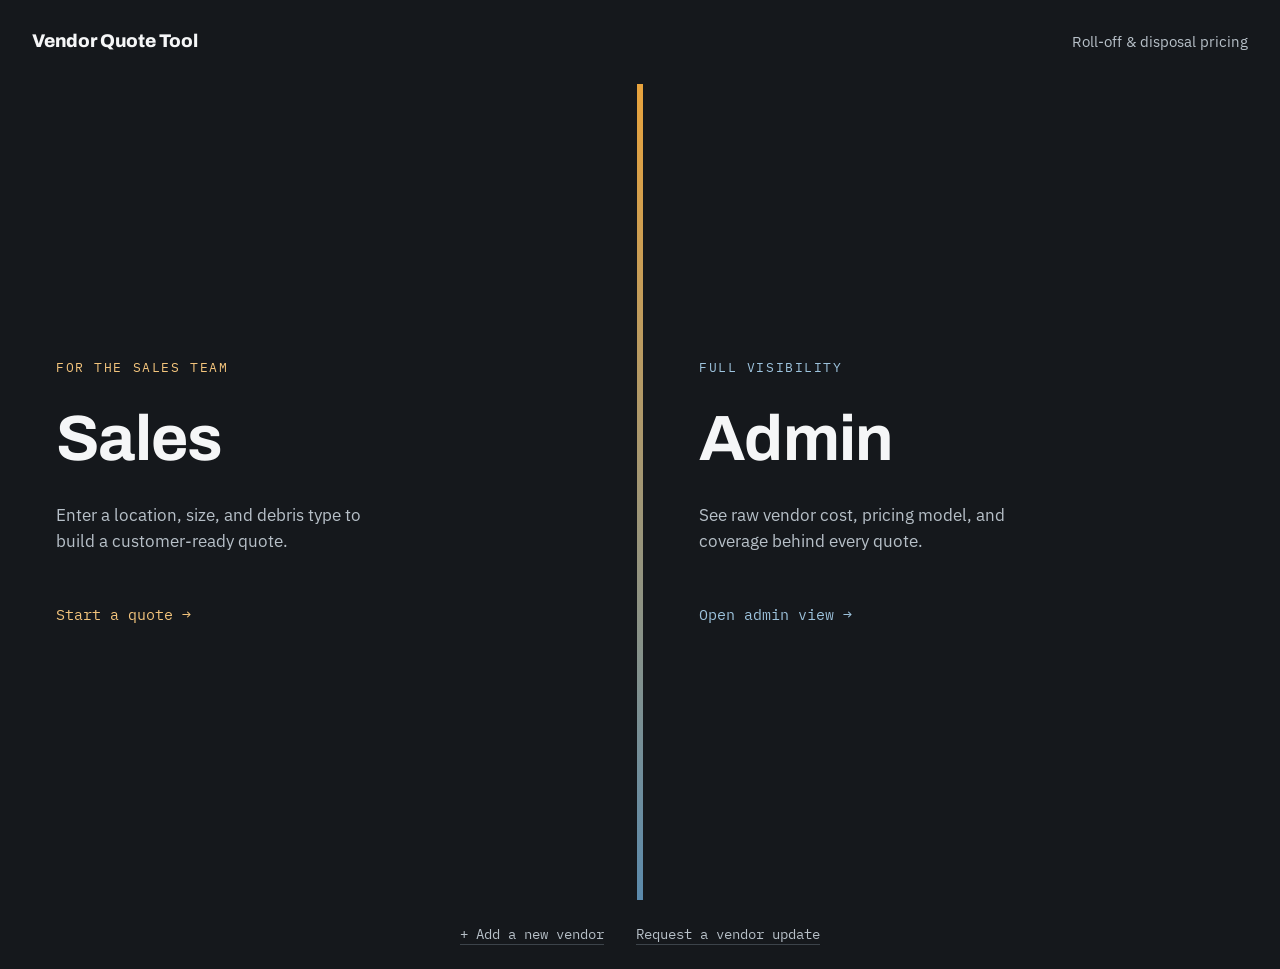
<file: index.html>
<!DOCTYPE html>
<html lang="en">
<head>
<meta charset="UTF-8">
<meta name="viewport" content="width=device-width, initial-scale=1.0">
<title>Vendor Quote Tool</title>
<link rel="preconnect" href="https://fonts.googleapis.com">
<link rel="preconnect" href="https://fonts.gstatic.com" crossorigin>
<link href="https://fonts.googleapis.com/css2?family=Archivo:wght@600;700;800&family=IBM+Plex+Sans:wght@400;500;600&family=IBM+Plex+Mono:wght@400;500&display=swap" rel="stylesheet">
<link rel="stylesheet" href="css/styles.css">
</head>
<body>

<header class="masthead">
  <span class="masthead__name">Vendor Quote Tool</span>
  <span class="masthead__tag">Roll-off &amp; disposal pricing</span>
</header>

<div class="lanes">
  <a href="sales.html" class="lane lane--sales">
    <span class="lane__eyebrow">For the sales team</span>
    <h2 class="lane__title">Sales</h2>
    <p class="lane__desc">Enter a location, size, and debris type to build a customer-ready quote.</p>
    <span class="lane__cta">Start a quote →</span>
  </a>

  <div class="seam"></div>

  <a href="admin.html" class="lane lane--admin">
    <span class="lane__eyebrow">Full visibility</span>
    <h2 class="lane__title">Admin</h2>
    <p class="lane__desc">See raw vendor cost, pricing model, and coverage behind every quote.</p>
    <span class="lane__cta">Open admin view →</span>
  </a>
</div>

<div class="vendor-links">
  <a href="add-vendor.html">+ Add a new vendor</a>
  <a href="update-vendor.html">Request a vendor update</a>
</div>

</body>
</html>
</file>
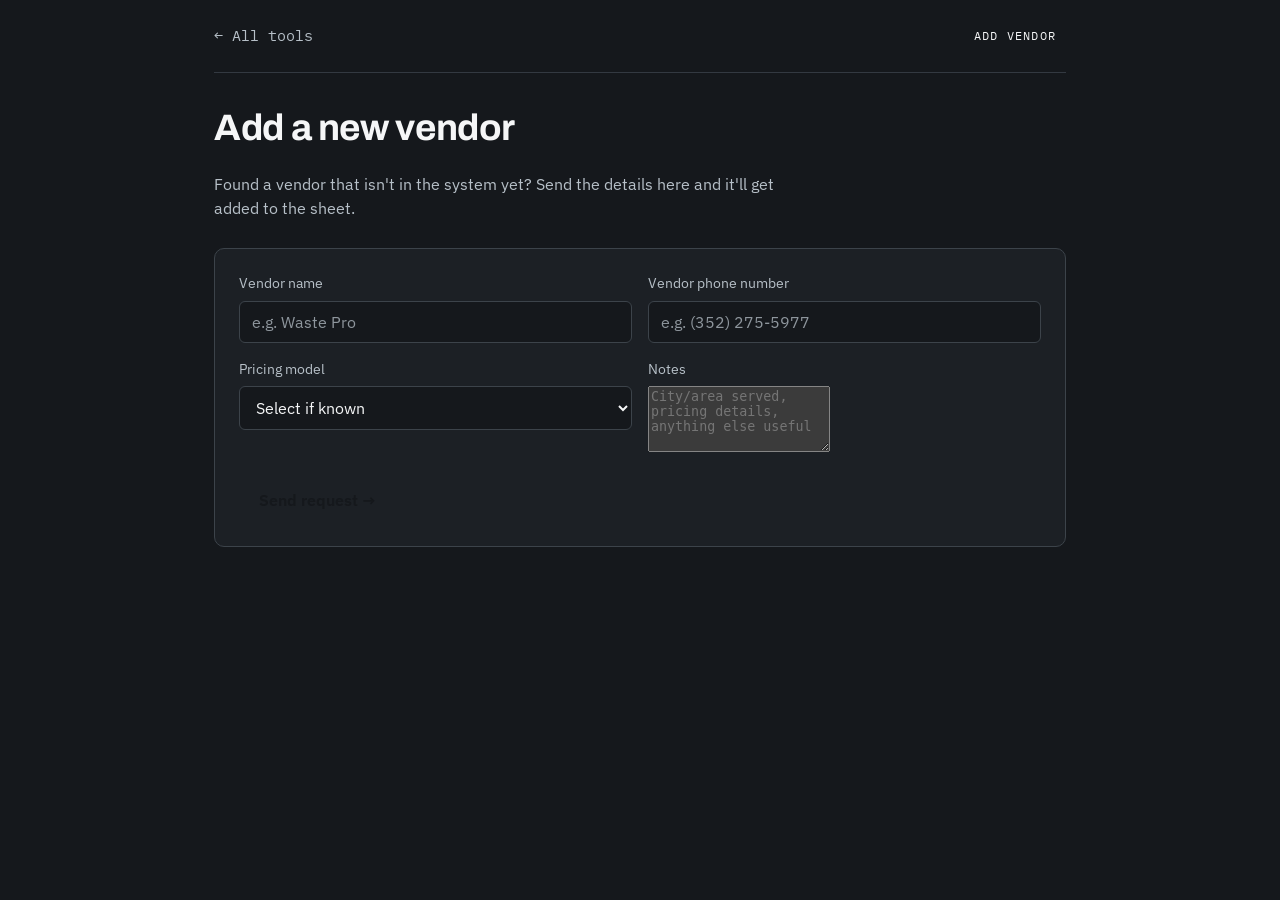
<file: add-vendor.html>
<!DOCTYPE html>
<html lang="en">
<head>
<meta charset="UTF-8">
<meta name="viewport" content="width=device-width, initial-scale=1.0">
<title>Add Vendor — Vendor Quote Tool</title>
<link rel="preconnect" href="https://fonts.googleapis.com">
<link rel="preconnect" href="https://fonts.gstatic.com" crossorigin>
<link href="https://fonts.googleapis.com/css2?family=Archivo:wght@600;700;800&family=IBM+Plex+Sans:wght@400;500;600&family=IBM+Plex+Mono:wght@400;500&display=swap" rel="stylesheet">
<link rel="stylesheet" href="css/styles.css">
</head>
<body class="role-vendor">
<div class="wrap">

  <div class="topbar">
    <a href="index.html" class="back-link">← All tools</a>
    <span class="role-badge">Add Vendor</span>
  </div>

  <h1 class="page-title">Add a new vendor</h1>
  <p class="page-sub">Found a vendor that isn't in the system yet? Send the details here and it'll get added to the sheet.</p>

  <div class="panel">
    <form data-vendor-form
          data-success-message="We'll get this vendor added to the sheet."
          action="https://formspree.io/f/mnpavgzw" method="POST">

      <div class="field-grid">
        <div class="field">
          <label for="vendor-name">Vendor name</label>
          <input id="vendor-name" name="Vendor name" type="text" placeholder="e.g. Waste Pro" required>
        </div>

        <div class="field">
          <label for="vendor-phone">Vendor phone number</label>
          <input id="vendor-phone" name="Vendor phone number" type="tel" placeholder="e.g. (352) 275-5977" required>
        </div>

        <div class="field">
          <label for="pricing-model">Pricing model</label>
          <select id="pricing-model" name="Pricing model">
            <option value="">Select if known</option>
            <option value="Haul + Disposal">Haul + Disposal</option>
            <option value="Standard">Standard</option>
            <option value="Flat">Flat</option>
            <option value="Not sure">Not sure</option>
          </select>
        </div>

        <div class="field field--full">
          <label for="vendor-notes">Notes</label>
          <textarea id="vendor-notes" name="Notes" rows="4" placeholder="City/area served, pricing details, anything else useful"></textarea>
        </div>
      </div>

      <input type="text" name="_gotcha" style="display:none" tabindex="-1" autocomplete="off">
      <input type="hidden" name="_subject" value="New Add Vendor request">

      <p class="form-error" data-form-error hidden>Something went wrong sending this — check your connection and try again in a moment.</p>

      <button class="btn" type="submit">Send request →</button>
    </form>
  </div>

</div>

<script type="module" src="js/vendor-request.js"></script>
</body>
</html>
</file>
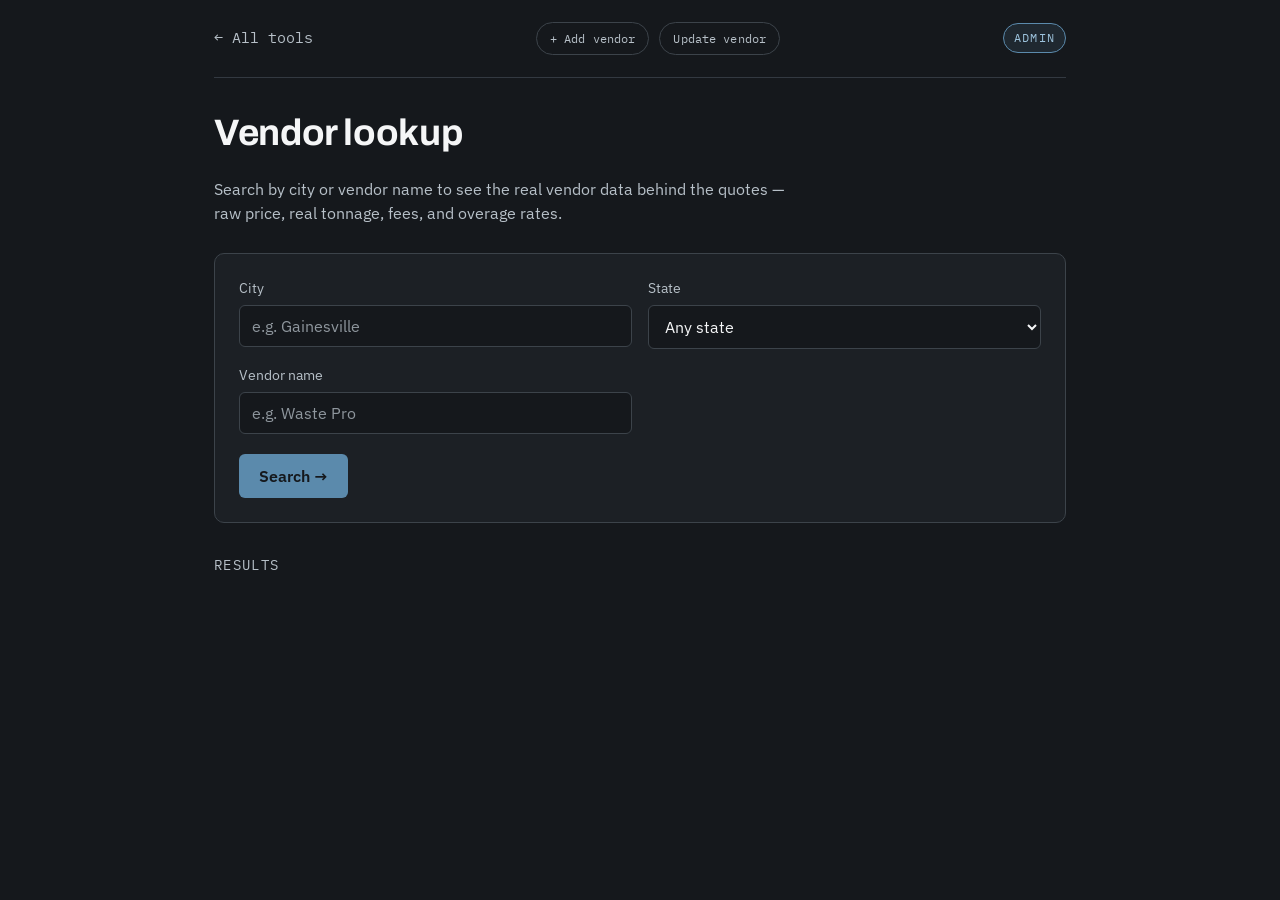
<file: admin.html>
<!DOCTYPE html>
<html lang="en">
<head>
<meta charset="UTF-8">
<meta name="viewport" content="width=device-width, initial-scale=1.0">
<title>Admin — Vendor Quote Tool</title>
<link rel="preconnect" href="https://fonts.googleapis.com">
<link rel="preconnect" href="https://fonts.gstatic.com" crossorigin>
<link href="https://fonts.googleapis.com/css2?family=Archivo:wght@600;700;800&family=IBM+Plex+Sans:wght@400;500;600&family=IBM+Plex+Mono:wght@400;500&display=swap" rel="stylesheet">
<link rel="stylesheet" href="css/styles.css">
</head>
<body class="role-admin">
<div class="wrap">

  <div class="topbar">
    <a href="index.html" class="back-link">← All tools</a>
    <div class="topbar-actions">
      <a href="add-vendor.html" class="topbar-btn">+ Add vendor</a>
      <a href="update-vendor.html" class="topbar-btn">Update vendor</a>
    </div>
    <span class="role-badge">Admin</span>
  </div>

  <h1 class="page-title">Vendor lookup</h1>
  <p class="page-sub">Search by city or vendor name to see the real vendor data behind the quotes — raw price, real tonnage, fees, and overage rates.</p>

  <div class="panel">
    <div class="field-grid">
      <div class="field">
        <label for="city">City</label>
        <input id="city" type="text" placeholder="e.g. Gainesville">
      </div>
      <div class="field">
        <label for="state">State</label>
        <select id="state">
          <option value="">Any state</option>
          <option value="AL">Alabama</option>
          <option value="AK">Alaska</option>
          <option value="AZ">Arizona</option>
          <option value="AR">Arkansas</option>
          <option value="CA">California</option>
          <option value="CO">Colorado</option>
          <option value="CT">Connecticut</option>
          <option value="DE">Delaware</option>
          <option value="DC">District of Columbia</option>
          <option value="FL">Florida</option>
          <option value="GA">Georgia</option>
          <option value="HI">Hawaii</option>
          <option value="ID">Idaho</option>
          <option value="IL">Illinois</option>
          <option value="IN">Indiana</option>
          <option value="IA">Iowa</option>
          <option value="KS">Kansas</option>
          <option value="KY">Kentucky</option>
          <option value="LA">Louisiana</option>
          <option value="ME">Maine</option>
          <option value="MD">Maryland</option>
          <option value="MA">Massachusetts</option>
          <option value="MI">Michigan</option>
          <option value="MN">Minnesota</option>
          <option value="MS">Mississippi</option>
          <option value="MO">Missouri</option>
          <option value="MT">Montana</option>
          <option value="NE">Nebraska</option>
          <option value="NV">Nevada</option>
          <option value="NH">New Hampshire</option>
          <option value="NJ">New Jersey</option>
          <option value="NM">New Mexico</option>
          <option value="NY">New York</option>
          <option value="NC">North Carolina</option>
          <option value="ND">North Dakota</option>
          <option value="OH">Ohio</option>
          <option value="OK">Oklahoma</option>
          <option value="OR">Oregon</option>
          <option value="PA">Pennsylvania</option>
          <option value="RI">Rhode Island</option>
          <option value="SC">South Carolina</option>
          <option value="SD">South Dakota</option>
          <option value="TN">Tennessee</option>
          <option value="TX">Texas</option>
          <option value="UT">Utah</option>
          <option value="VT">Vermont</option>
          <option value="VA">Virginia</option>
          <option value="WA">Washington</option>
          <option value="WV">West Virginia</option>
          <option value="WI">Wisconsin</option>
          <option value="WY">Wyoming</option>
        </select>
      </div>
      <div class="field">
        <label for="vendor">Vendor name</label>
        <input id="vendor" type="text" placeholder="e.g. Waste Pro">
      </div>
    </div>
    <button class="btn" id="search-btn" type="button">Search →</button>
  </div>

  <div class="results-heading">Results</div>
  <div id="results"></div>

</div>

<script type="module" src="js/admin.js"></script>
</body>
</html>
</file>
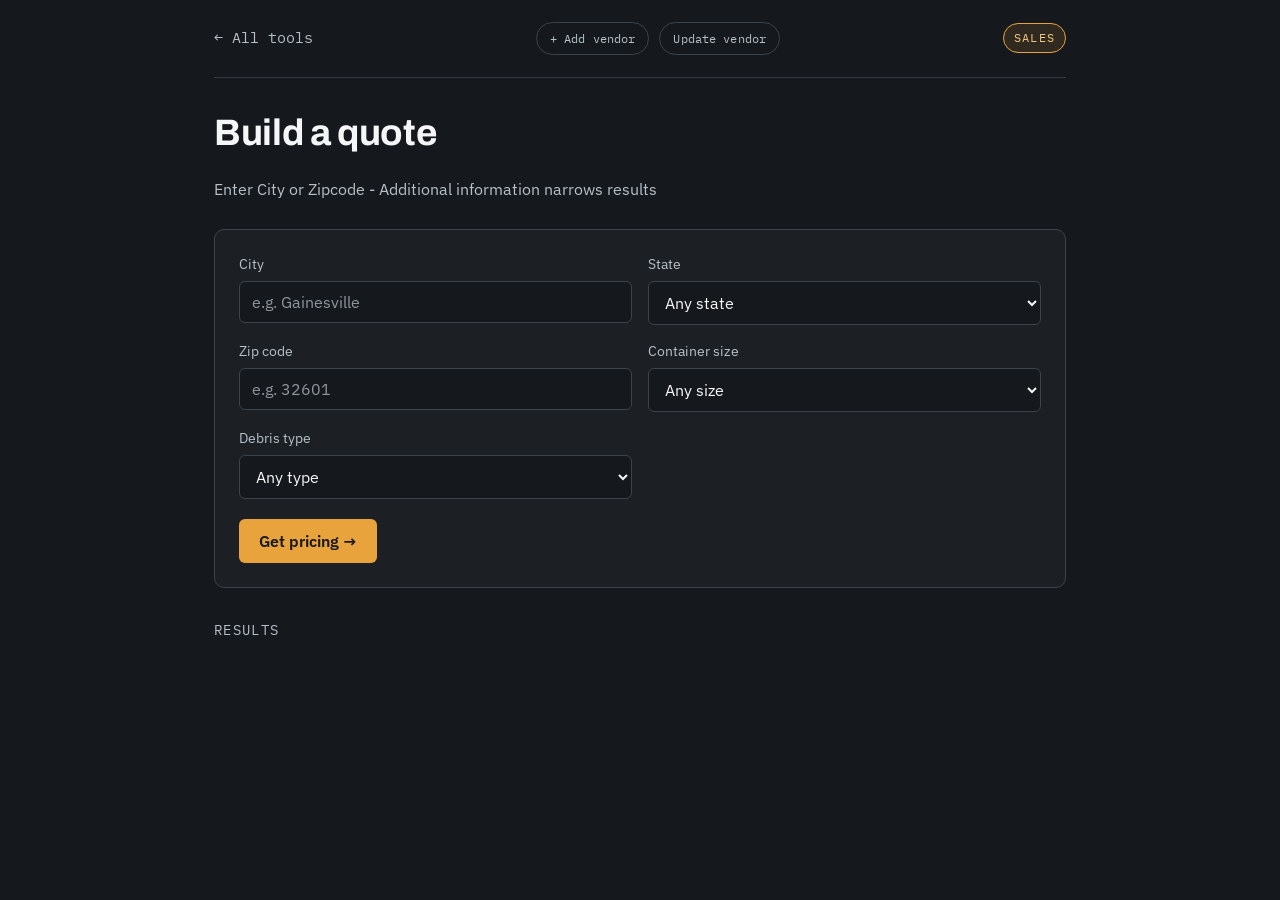
<file: sales.html>
<!DOCTYPE html>
<html lang="en">
<head>
<meta charset="UTF-8">
<meta name="viewport" content="width=device-width, initial-scale=1.0">
<title>Sales — Vendor Quote Tool</title>
<link rel="preconnect" href="https://fonts.googleapis.com">
<link rel="preconnect" href="https://fonts.gstatic.com" crossorigin>
<link href="https://fonts.googleapis.com/css2?family=Archivo:wght@600;700;800&family=IBM+Plex+Sans:wght@400;500;600&family=IBM+Plex+Mono:wght@400;500&display=swap" rel="stylesheet">
<link rel="stylesheet" href="css/styles.css">
</head>
<body class="role-sales">
<div class="wrap">

  <div class="topbar">
    <a href="index.html" class="back-link">← All tools</a>
    <div class="topbar-actions">
      <a href="add-vendor.html" class="topbar-btn">+ Add vendor</a>
      <a href="update-vendor.html" class="topbar-btn">Update vendor</a>
    </div>
    <span class="role-badge">Sales</span>
  </div>

  <h1 class="page-title">Build a quote</h1>
  <p class="page-sub">Enter City or Zipcode - Additional information narrows results</p>

  <div class="panel">
    <div class="field-grid">
      <div class="field field--city">
        <label for="city">City</label>
        <input id="city" type="text" placeholder="e.g. Gainesville" autocomplete="off">
        <div id="city-suggest" class="city-suggest" hidden></div>
      </div>
      <div class="field">
        <label for="state">State</label>
        <select id="state">
          <option value="">Any state</option>
          <option value="AL">Alabama</option>
          <option value="AK">Alaska</option>
          <option value="AZ">Arizona</option>
          <option value="AR">Arkansas</option>
          <option value="CA">California</option>
          <option value="CO">Colorado</option>
          <option value="CT">Connecticut</option>
          <option value="DE">Delaware</option>
          <option value="DC">District of Columbia</option>
          <option value="FL">Florida</option>
          <option value="GA">Georgia</option>
          <option value="HI">Hawaii</option>
          <option value="ID">Idaho</option>
          <option value="IL">Illinois</option>
          <option value="IN">Indiana</option>
          <option value="IA">Iowa</option>
          <option value="KS">Kansas</option>
          <option value="KY">Kentucky</option>
          <option value="LA">Louisiana</option>
          <option value="ME">Maine</option>
          <option value="MD">Maryland</option>
          <option value="MA">Massachusetts</option>
          <option value="MI">Michigan</option>
          <option value="MN">Minnesota</option>
          <option value="MS">Mississippi</option>
          <option value="MO">Missouri</option>
          <option value="MT">Montana</option>
          <option value="NE">Nebraska</option>
          <option value="NV">Nevada</option>
          <option value="NH">New Hampshire</option>
          <option value="NJ">New Jersey</option>
          <option value="NM">New Mexico</option>
          <option value="NY">New York</option>
          <option value="NC">North Carolina</option>
          <option value="ND">North Dakota</option>
          <option value="OH">Ohio</option>
          <option value="OK">Oklahoma</option>
          <option value="OR">Oregon</option>
          <option value="PA">Pennsylvania</option>
          <option value="RI">Rhode Island</option>
          <option value="SC">South Carolina</option>
          <option value="SD">South Dakota</option>
          <option value="TN">Tennessee</option>
          <option value="TX">Texas</option>
          <option value="UT">Utah</option>
          <option value="VT">Vermont</option>
          <option value="VA">Virginia</option>
          <option value="WA">Washington</option>
          <option value="WV">West Virginia</option>
          <option value="WI">Wisconsin</option>
          <option value="WY">Wyoming</option>
        </select>
      </div>
      <div class="field">
        <label for="zip">Zip code</label>
        <input id="zip" type="text" inputmode="numeric" placeholder="e.g. 32601">
      </div>
      <div class="field">
        <label for="size">Container size</label>
        <select id="size">
          <option value="any">Any size</option>
          <option value="10">10 yd</option>
          <option value="15">15 yd</option>
          <option value="20">20 yd</option>
          <option value="30">30 yd</option>
          <option value="40">40 yd</option>
        </select>
      </div>
      <div class="field">
        <label for="debris">Debris type</label>
        <select id="debris"><option value="any">Any type</option></select>
      </div>
    </div>

    <button class="btn" id="search-btn" type="button">Get pricing →</button>
  </div>

  <div class="results-heading">Results</div>
  <div id="results"></div>

</div>

<script type="module" src="js/sales.js"></script>
</body>
</html>
</file>
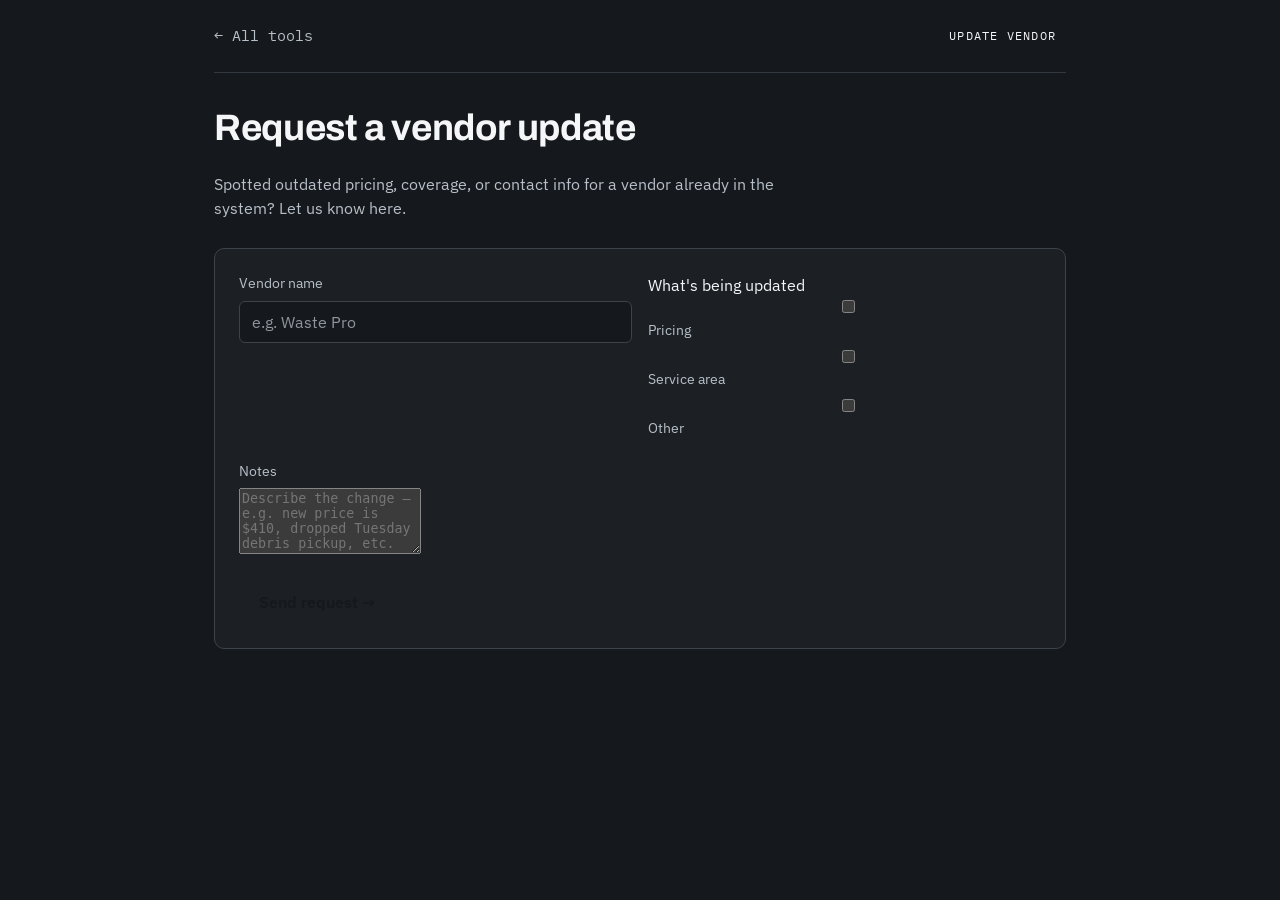
<file: update-vendor.html>
<!DOCTYPE html>
<html lang="en">
<head>
<meta charset="UTF-8">
<meta name="viewport" content="width=device-width, initial-scale=1.0">
<title>Update Vendor — Vendor Quote Tool</title>
<link rel="preconnect" href="https://fonts.googleapis.com">
<link rel="preconnect" href="https://fonts.gstatic.com" crossorigin>
<link href="https://fonts.googleapis.com/css2?family=Archivo:wght@600;700;800&family=IBM+Plex+Sans:wght@400;500;600&family=IBM+Plex+Mono:wght@400;500&display=swap" rel="stylesheet">
<link rel="stylesheet" href="css/styles.css">
</head>
<body class="role-vendor">
<div class="wrap">

  <div class="topbar">
    <a href="index.html" class="back-link">← All tools</a>
    <span class="role-badge">Update Vendor</span>
  </div>

  <h1 class="page-title">Request a vendor update</h1>
  <p class="page-sub">Spotted outdated pricing, coverage, or contact info for a vendor already in the system? Let us know here.</p>

  <div class="panel">
    <form data-vendor-form
          data-success-message="We'll get this update made."
          action="https://formspree.io/f/xljrnpwr" method="POST">

      <div class="field-grid">
        <div class="field field--full">
          <label for="update-vendor-name">Vendor name</label>
          <input id="update-vendor-name" name="Vendor name" type="text" placeholder="e.g. Waste Pro" required>
        </div>

        <div class="field field--full">
          <span class="field-label-static">What's being updated</span>
          <div class="checkbox-group">
            <label class="checkbox-option">
              <input type="checkbox" name="What's being updated" value="Pricing">
              Pricing
            </label>
            <label class="checkbox-option">
              <input type="checkbox" name="What's being updated" value="Service area">
              Service area
            </label>
            <label class="checkbox-option">
              <input type="checkbox" name="What's being updated" value="Other">
              Other
            </label>
          </div>
        </div>

        <div class="field field--full">
          <label for="update-notes">Notes</label>
          <textarea id="update-notes" name="Notes" rows="4" placeholder="Describe the change — e.g. new price is $410, dropped Tuesday debris pickup, etc." required></textarea>
        </div>
      </div>

      <input type="text" name="_gotcha" style="display:none" tabindex="-1" autocomplete="off">
      <input type="hidden" name="_subject" value="New Vendor Update request">

      <p class="form-error" data-form-error hidden>Something went wrong sending this — check your connection and try again in a moment.</p>

      <button class="btn" type="submit">Send request →</button>
    </form>
  </div>

</div>

<script type="module" src="js/vendor-request.js"></script>
</body>
</html>
</file>
<file: css/styles.css>
/* =========================================================
   Vendor Quote Tool — shared styles
   Palette: graphite base, amber = Sales, steel = Admin
   Type: Archivo (display) / IBM Plex Sans (body) / IBM Plex Mono (data)
   ========================================================= */

:root {
  --bg: #15181c;
  --surface: #1c2025;
  --surface-2: #262b31;
  --border: #3c434a;
  --border-soft: #333941;

  --text: #f5f6f7;
  --text-muted: #b7c0c8;   /* ~7.7:1 contrast on --bg — was too dim before */

  --amber: #e8a33d;
  --amber-soft: rgba(232, 163, 61, 0.12);
  --amber-text: #f3c47c;

  --steel: #5b8aac;
  --steel-soft: rgba(91, 138, 172, 0.14);
  --steel-text: #9dc3dd;

  --caution: #e0a44a;
  --caution-soft: rgba(224, 164, 74, 0.14);

  --alert: #e2645c;
  --alert-soft: rgba(226, 100, 92, 0.14);
  --alert-text: #f3a29c;

  --radius: 10px;
  --radius-sm: 6px;

  --font-display: 'Archivo', sans-serif;
  --font-body: 'IBM Plex Sans', sans-serif;
  --font-mono: 'IBM Plex Mono', monospace;
}

/* Role accent overrides — set on <body class="role-sales|role-admin"> */
body.role-sales {
  --role: var(--amber);
  --role-soft: var(--amber-soft);
  --role-text: var(--amber-text);
}
body.role-admin {
  --role: var(--steel);
  --role-soft: var(--steel-soft);
  --role-text: var(--steel-text);
}

* { box-sizing: border-box; }
html { color-scheme: dark; }

body {
  margin: 0;
  background: var(--bg);
  color: var(--text);
  font-family: var(--font-body);
  font-size: 16px;
  line-height: 1.5;
  -webkit-font-smoothing: antialiased;
}

h1, h2, h3 {
  font-family: var(--font-display);
  font-weight: 700;
  letter-spacing: -0.01em;
  margin: 0;
}

a { color: inherit; text-decoration: none; }

button, input, select {
  font-family: inherit;
  font-size: inherit;
  color: inherit;
}

:focus-visible {
  outline: 2px solid var(--role, var(--amber));
  outline-offset: 2px;
}

@media (prefers-reduced-motion: reduce) {
  *, *::before, *::after {
    animation-duration: 0.001ms !important;
    transition-duration: 0.001ms !important;
  }
}

.wrap {
  max-width: 900px;
  margin: 0 auto;
  padding: 0 24px;
}

/* ---------- Landing page: split lanes ---------- */

.masthead {
  padding: 28px 32px;
  display: flex;
  align-items: baseline;
  justify-content: space-between;
  gap: 16px;
  flex-wrap: wrap;
}

.masthead__name {
  font-family: var(--font-display);
  font-weight: 800;
  font-size: 1.15rem;
  letter-spacing: -0.01em;
}

.masthead__tag {
  color: var(--text-muted);
  font-size: 0.92rem;
}

.lanes {
  display: flex;
  min-height: calc(100vh - 84px);
}

.lane {
  flex: 1;
  display: flex;
  flex-direction: column;
  justify-content: center;
  padding: 48px 56px;
  background: var(--bg);
  transition: background 0.25s ease;
  position: relative;
}

.lane--sales:hover { background: var(--amber-soft); }
.lane--admin:hover { background: var(--steel-soft); }

.lane__eyebrow {
  font-family: var(--font-mono);
  font-size: 0.82rem;
  text-transform: uppercase;
  letter-spacing: 0.12em;
}
.lane--sales .lane__eyebrow { color: var(--amber-text); }
.lane--admin .lane__eyebrow { color: var(--steel-text); }

.lane__title {
  font-size: clamp(2.4rem, 6vw, 4rem);
  margin-top: 14px;
}

.lane__desc {
  color: var(--text-muted);
  max-width: 32ch;
  margin-top: 16px;
  font-size: 1.05rem;
}

.lane__cta {
  margin-top: 32px;
  font-family: var(--font-mono);
  font-size: 0.95rem;
  display: inline-flex;
  align-items: center;
  gap: 8px;
  transition: gap 0.2s ease;
}
.lane--sales .lane__cta { color: var(--amber-text); }
.lane--admin .lane__cta { color: var(--steel-text); }
.lane:hover .lane__cta { gap: 14px; }

.seam {
  width: 6px;
  flex: none;
  background: linear-gradient(180deg, var(--amber), var(--steel));
}

.vendor-links {
  display: flex;
  justify-content: center;
  gap: 32px;
  padding: 24px;
  font-family: var(--font-mono);
  font-size: 0.85rem;
}
.vendor-links a {
  color: var(--text-muted);
  text-decoration: none;
  border-bottom: 1px solid var(--border);
}
.vendor-links a:hover { color: var(--text); border-color: var(--text-muted); }

@media (max-width: 720px) {
  .lanes { flex-direction: column; }
  .seam { width: 100%; height: 4px; }
  .lane { padding: 40px 28px; min-height: 46vh; }
  .vendor-links { flex-direction: column; align-items: center; gap: 12px; }
}

/* ---------- Sales / Admin pages ---------- */

.topbar {
  display: flex;
  align-items: center;
  justify-content: space-between;
  padding: 22px 0;
  border-bottom: 1px solid var(--border-soft);
  flex-wrap: wrap;
  gap: 12px;
}

.back-link {
  color: var(--text-muted);
  font-size: 0.92rem;
  font-family: var(--font-mono);
}
.back-link:hover { color: var(--text); }

.topbar-actions {
  display: flex;
  gap: 10px;
  flex-wrap: wrap;
  justify-content: center;
}

.topbar-btn {
  font-family: var(--font-mono);
  font-size: 0.78rem;
  letter-spacing: 0.01em;
  padding: 6px 13px;
  border-radius: 999px;
  border: 1px solid var(--border);
  color: var(--text-muted);
  text-decoration: none;
  white-space: nowrap;
  transition: border-color 0.15s ease, color 0.15s ease, background 0.15s ease;
}
.topbar-btn:hover {
  color: var(--role-text);
  border-color: var(--role);
  background: var(--role-soft);
}

.role-badge {
  font-family: var(--font-mono);
  font-size: 0.76rem;
  letter-spacing: 0.1em;
  text-transform: uppercase;
  padding: 5px 10px;
  border-radius: 999px;
  border: 1px solid var(--role);
  color: var(--role-text);
  background: var(--role-soft);
}

.page-title {
  font-size: clamp(1.7rem, 4vw, 2.3rem);
  margin: 28px 0 4px;
}

.page-sub {
  color: var(--text-muted);
  margin-bottom: 28px;
  max-width: 60ch;
}

.panel {
  background: var(--surface);
  border: 1px solid var(--border);
  border-radius: var(--radius);
  padding: 24px;
  margin-bottom: 32px;
}

.field-grid {
  display: grid;
  grid-template-columns: 1fr 1fr;
  gap: 16px;
}

@media (max-width: 560px) {
  .field-grid { grid-template-columns: 1fr; }
}

.field label {
  display: block;
  font-size: 0.88rem;
  color: var(--text-muted);
  margin-bottom: 6px;
}

.field input,
.field select {
  width: 100%;
  background: var(--bg);
  border: 1px solid var(--border);
  border-radius: var(--radius-sm);
  padding: 10px 12px;
  color: var(--text);
}

.field input::placeholder { color: var(--text-muted); opacity: 0.75; }

.field input:focus,
.field select:focus {
  border-color: var(--role);
}

.btn {
  margin-top: 20px;
  display: inline-flex;
  align-items: center;
  gap: 8px;
  background: var(--role);
  color: #15181c;
  font-weight: 600;
  font-family: var(--font-body);
  border: none;
  border-radius: var(--radius-sm);
  padding: 12px 20px;
  cursor: pointer;
  transition: filter 0.15s ease;
}
.btn:hover { filter: brightness(1.08); }

/* ---------- Results ---------- */

.results-heading {
  font-family: var(--font-mono);
  font-size: 0.85rem;
  text-transform: uppercase;
  letter-spacing: 0.1em;
  color: var(--text-muted);
  margin-bottom: 14px;
}

.empty-state {
  border: 1px dashed var(--border);
  border-radius: var(--radius);
  padding: 32px 24px;
  color: var(--text-muted);
  text-align: center;
}

.match-tier {
  display: inline-flex;
  align-items: center;
  gap: 8px;
  font-family: var(--font-mono);
  font-size: 0.88rem;
  margin-bottom: 18px;
  color: var(--text-muted);
}

.match-tier .badge {
  font-family: var(--font-mono);
  font-size: 0.75rem;
  text-transform: uppercase;
  letter-spacing: 0.08em;
  padding: 3px 8px;
  border-radius: 999px;
  border: 1px solid var(--caution);
  color: var(--caution);
  background: var(--caution-soft);
}

.notice-banner {
  border-radius: var(--radius);
  padding: 16px 20px;
  margin-bottom: 14px;
  font-size: 0.98rem;
  font-weight: 600;
  line-height: 1.45;
}

.notice-banner__label {
  display: block;
  font-family: var(--font-mono);
  font-size: 0.72rem;
  font-weight: 700;
  text-transform: uppercase;
  letter-spacing: 0.1em;
  margin-bottom: 6px;
}

.notice-banner--must-call {
  border: 1px solid var(--caution);
  background: var(--caution-soft);
  color: var(--text);
}
.notice-banner--must-call .notice-banner__label { color: var(--caution); }

.notice-banner__quote {
  margin-top: 8px;
  padding-top: 10px;
  border-top: 1px dashed var(--caution);
  font-size: 1.1rem;
  font-weight: 800;
}

.notice-banner__quote-note {
  font-family: var(--font-mono);
  font-size: 0.76rem;
  font-weight: 500;
  letter-spacing: 0;
  text-transform: none;
  color: var(--text-muted);
}

.notice-banner--franchised {
  border: 1px solid var(--alert);
  background: var(--alert-soft);
  color: var(--text);
}
.notice-banner--franchised .notice-banner__label { color: var(--alert-text); }

.result-card {
  background: var(--surface);
  border: 1px solid var(--border);
  border-radius: var(--radius);
  padding: 18px 20px;
  margin-bottom: 12px;
}

.result-top {
  display: flex;
  justify-content: space-between;
  align-items: baseline;
  gap: 12px;
  flex-wrap: wrap;
}

.result-size {
  font-family: var(--font-display);
  font-weight: 700;
  font-size: 1.1rem;
}

.result-total {
  font-family: var(--font-mono);
  font-size: 1.5rem;
  color: var(--role-text);
}

.result-total .range {
  font-size: 0.9rem;
  color: var(--text-muted);
}

/* Vendor name/phone and the tons/days/overage line are what a rep reads
   straight to a customer, so these stay near full brightness rather
   than the muted secondary tone. */
.result-vendor {
  font-family: var(--font-mono);
  font-size: 0.88rem;
  color: var(--text);
  margin-top: 2px;
}

.result-city-note {
  font-size: 0.85rem;
  color: var(--text-muted);
  margin-top: 2px;
}

.result-detail-row {
  margin-top: 10px;
  font-size: 0.94rem;
  color: var(--text);
}
.result-detail-row--muted {
  margin-top: 4px;
  font-size: 0.8rem;
  color: var(--text-muted);
}

.adjuster {
  margin-top: 14px;
  padding-top: 12px;
  border-top: 1px solid var(--border-soft);
  display: flex;
  align-items: center;
  gap: 14px;
  flex-wrap: wrap;
}

.badge--info {
  font-family: var(--font-mono);
  font-size: 0.75rem;
  text-transform: uppercase;
  letter-spacing: 0.08em;
  padding: 3px 8px;
  border-radius: 999px;
  border: 1px solid var(--role);
  color: var(--role-text);
  background: var(--role-soft);
}

.stepper {
  display: inline-flex;
  align-items: center;
  gap: 10px;
  font-family: var(--font-mono);
  font-size: 0.95rem;
}

.stepper button {
  width: 28px;
  height: 28px;
  border-radius: 999px;
  border: 1px solid var(--border);
  background: var(--surface-2);
  color: var(--text);
  cursor: pointer;
  font-size: 1rem;
  line-height: 1;
}

.stepper button:hover { border-color: var(--role); }

.breakdown {
  margin-top: 12px;
  border-top: 1px solid var(--border-soft);
  padding-top: 12px;
}

.breakdown summary {
  cursor: pointer;
  font-size: 0.88rem;
  color: var(--text-muted);
}

.breakdown-rows {
  margin-top: 10px;
  font-family: var(--font-mono);
  font-size: 0.9rem;
}

.breakdown-row {
  display: flex;
  justify-content: space-between;
  padding: 3px 0;
  color: var(--text-muted);
}

.breakdown-row.total {
  color: var(--text);
  border-top: 1px solid var(--border-soft);
  margin-top: 4px;
  padding-top: 6px;
  font-weight: 600;
}

.admin-detail {
  margin-top: 10px;
  display: grid;
  grid-template-columns: repeat(4, auto);
  gap: 6px 22px;
  font-family: var(--font-mono);
  font-size: 0.85rem;
  color: var(--text-muted);
}

@media (max-width: 640px) {
  .admin-detail { grid-template-columns: repeat(2, auto); }
}

.admin-detail b { color: var(--text); font-weight: 500; }

.badge--alert {
  display: inline-block;
  font-family: var(--font-mono);
  font-size: 0.75rem;
  font-weight: 700;
  text-transform: uppercase;
  letter-spacing: 0.08em;
  padding: 4px 10px;
  border-radius: 999px;
  border: 1px solid var(--alert);
  color: var(--alert-text);
  background: var(--alert-soft);
}

.note {
  margin-top: 40px;
  padding-top: 20px;
  border-top: 1px solid var(--border-soft);
  color: var(--text-muted);
  font-size: 0.88rem;
}

/* Debris-variant grouping — one vendor+size card, multiple labeled prices
   (e.g. CnD vs Mixed) when the rep hasn't picked a debris type. */
.badge--debris {
  font-family: var(--font-mono);
  font-size: 0.72rem;
  font-weight: 700;
  text-transform: uppercase;
  letter-spacing: 0.06em;
  padding: 3px 8px;
  border-radius: 999px;
  border: 1px solid var(--border);
  color: var(--text-muted);
}

.variant-note {
  margin-top: 8px;
  font-size: 0.85rem;
  color: var(--text-muted);
}

.variant-wrap {
  margin-top: 10px;
}

.price-block {
  padding: 12px 0;
  border-top: 1px solid var(--border-soft);
}

.price-block__top {
  display: flex;
  justify-content: space-between;
  align-items: center;
  gap: 12px;
}

/* Estimate / call-vendor cards — visually distinct from a real vendor
   quote so a rep can't mistake either for an actual price. */
.result-card--estimate {
  border-style: dashed;
  background: var(--surface-2);
}

.result-card--call {
  border-style: dashed;
}

.text-link {
  color: var(--role-text);
  font-weight: 600;
  text-decoration: underline;
}

.prorated-note {
  font-family: var(--font-mono);
  font-size: 0.72rem;
  font-weight: 500;
  color: var(--text-muted);
}

/* ---------- City typo-tolerance ---------- */

.field--city { position: relative; }

.city-suggest {
  position: absolute;
  top: 100%;
  left: 0;
  right: 0;
  z-index: 30;
  margin-top: 4px;
  background: var(--surface-2);
  border: 1px solid var(--border);
  border-radius: var(--radius-sm);
  overflow: hidden;
}

.city-suggest button {
  display: block;
  width: 100%;
  text-align: left;
  background: none;
  border: none;
  color: var(--text);
  padding: 10px 12px;
  font-size: 0.92rem;
  cursor: pointer;
}
.city-suggest button:hover,
.city-suggest button:focus-visible {
  background: var(--role-soft);
  color: var(--role-text);
}

.did-you-mean {
  margin-bottom: 18px;
  color: var(--text-muted);
  font-size: 0.94rem;
}

.did-you-mean__chips {
  margin-top: 10px;
  display: flex;
  gap: 8px;
  flex-wrap: wrap;
}

.did-you-mean__chip {
  font-family: var(--font-mono);
  font-size: 0.85rem;
  padding: 8px 14px;
  border-radius: 999px;
  border: 1px solid var(--role);
  color: var(--role-text);
  background: var(--role-soft);
  cursor: pointer;
}
.did-you-mean__chip:hover { filter: brightness(1.1); }

/* ---------- Card actions: copy for email / flag this price ---------- */

.card-actions {
  margin-top: 12px;
  padding-top: 10px;
  border-top: 1px dashed var(--border-soft);
  display: flex;
  align-items: center;
  gap: 28px;
  flex-wrap: wrap;
}

.icon-btn {
  font-family: var(--font-mono);
  font-size: 0.8rem;
  background: none;
  border: 1px solid var(--border);
  color: var(--text-muted);
  border-radius: var(--radius-sm);
  padding: 7px 12px;
  cursor: pointer;
  transition: border-color 0.15s ease, color 0.15s ease;
}
.icon-btn:hover { border-color: var(--role); color: var(--role-text); }

.flag-link {
  font-family: var(--font-mono);
  font-size: 0.8rem;
  background: none;
  border: 1px dashed var(--border);
  color: var(--text-muted);
  border-radius: var(--radius-sm);
  padding: 7px 12px;
  text-decoration: none;
  cursor: pointer;
}
.flag-link:hover { border-color: var(--role); color: var(--role-text); }

/* ---------- Admin data-quality flags ---------- */

.badge--caution {
  display: inline-block;
  font-family: var(--font-mono);
  font-size: 0.75rem;
  font-weight: 700;
  text-transform: uppercase;
  letter-spacing: 0.08em;
  padding: 4px 10px;
  border-radius: 999px;
  border: 1px solid var(--caution);
  color: var(--caution);
  background: var(--caution-soft);
}

/* ---------- Mobile tap targets ---------- */

@media (max-width: 480px) {
  .stepper button { width: 36px; height: 36px; font-size: 1.1rem; }
  .icon-btn, .flag-link, .did-you-mean__chip, .city-suggest button { padding: 11px 14px; }
}
</file>
